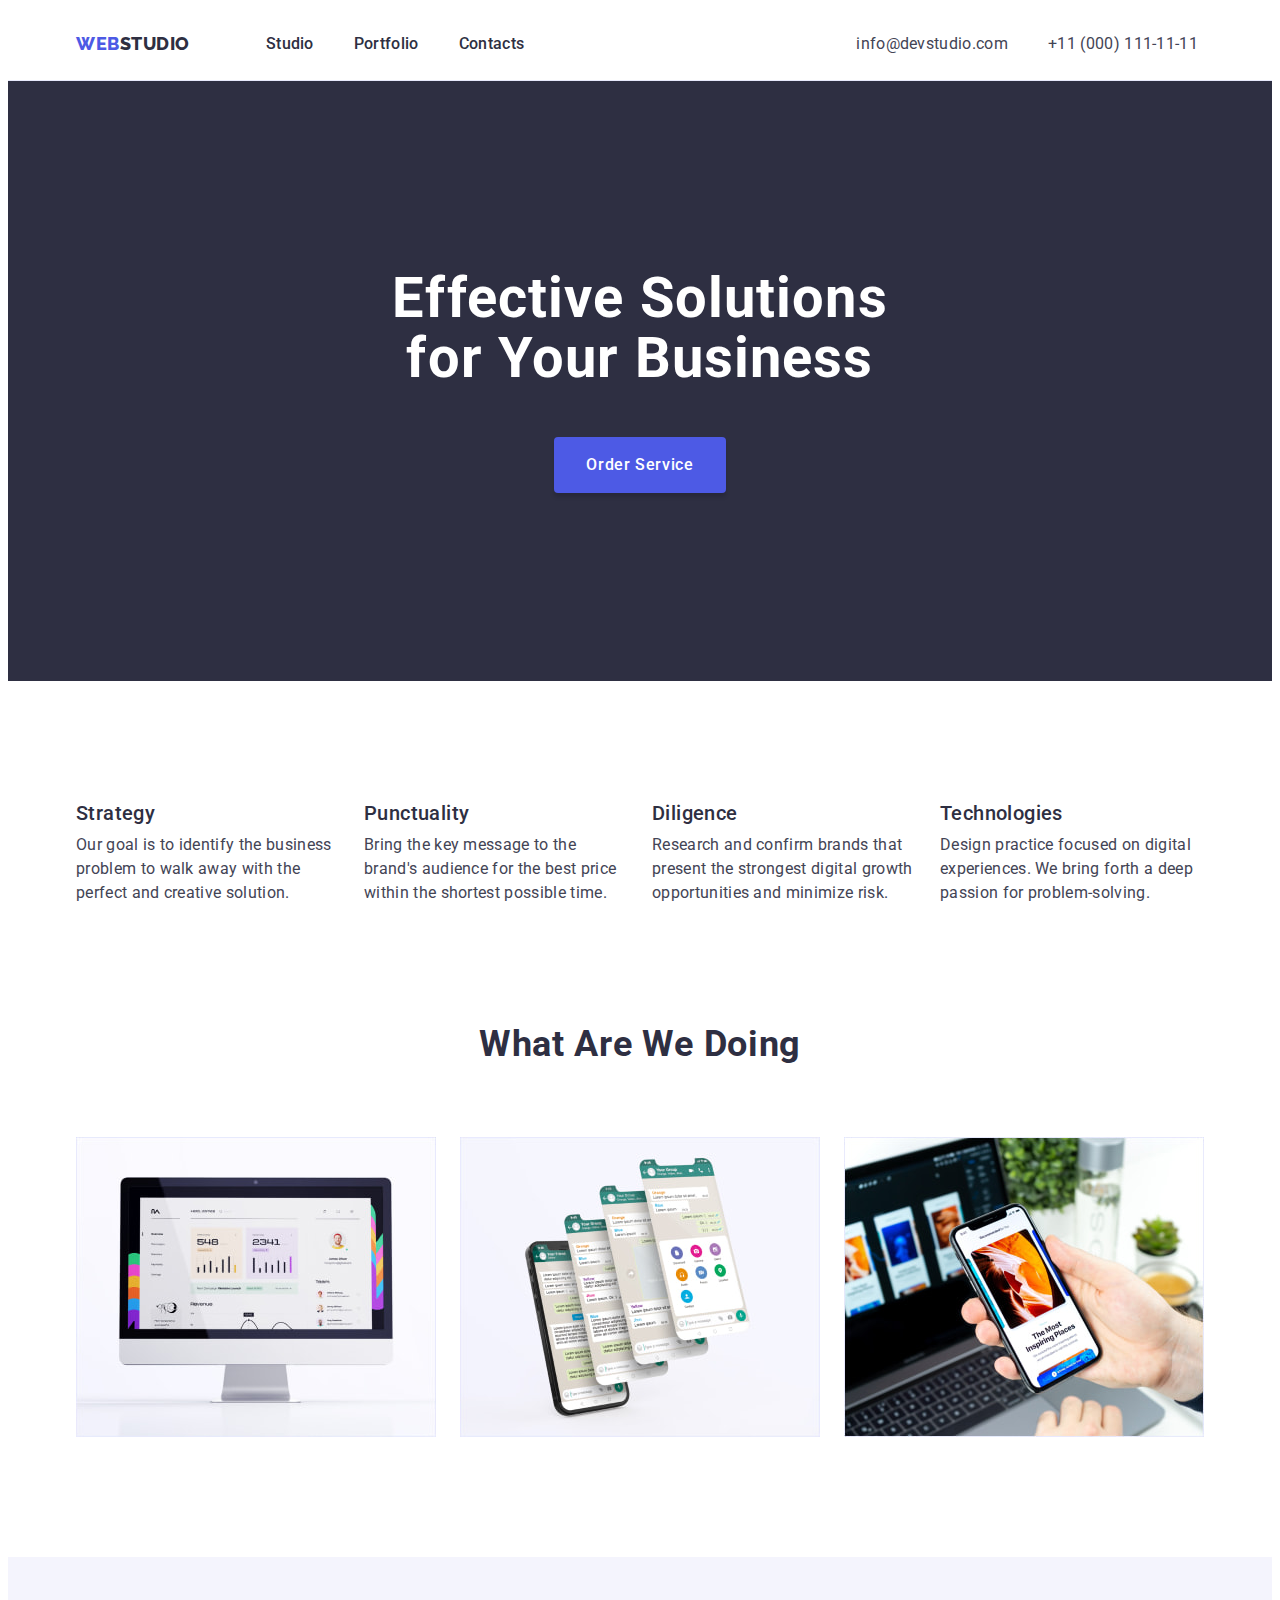
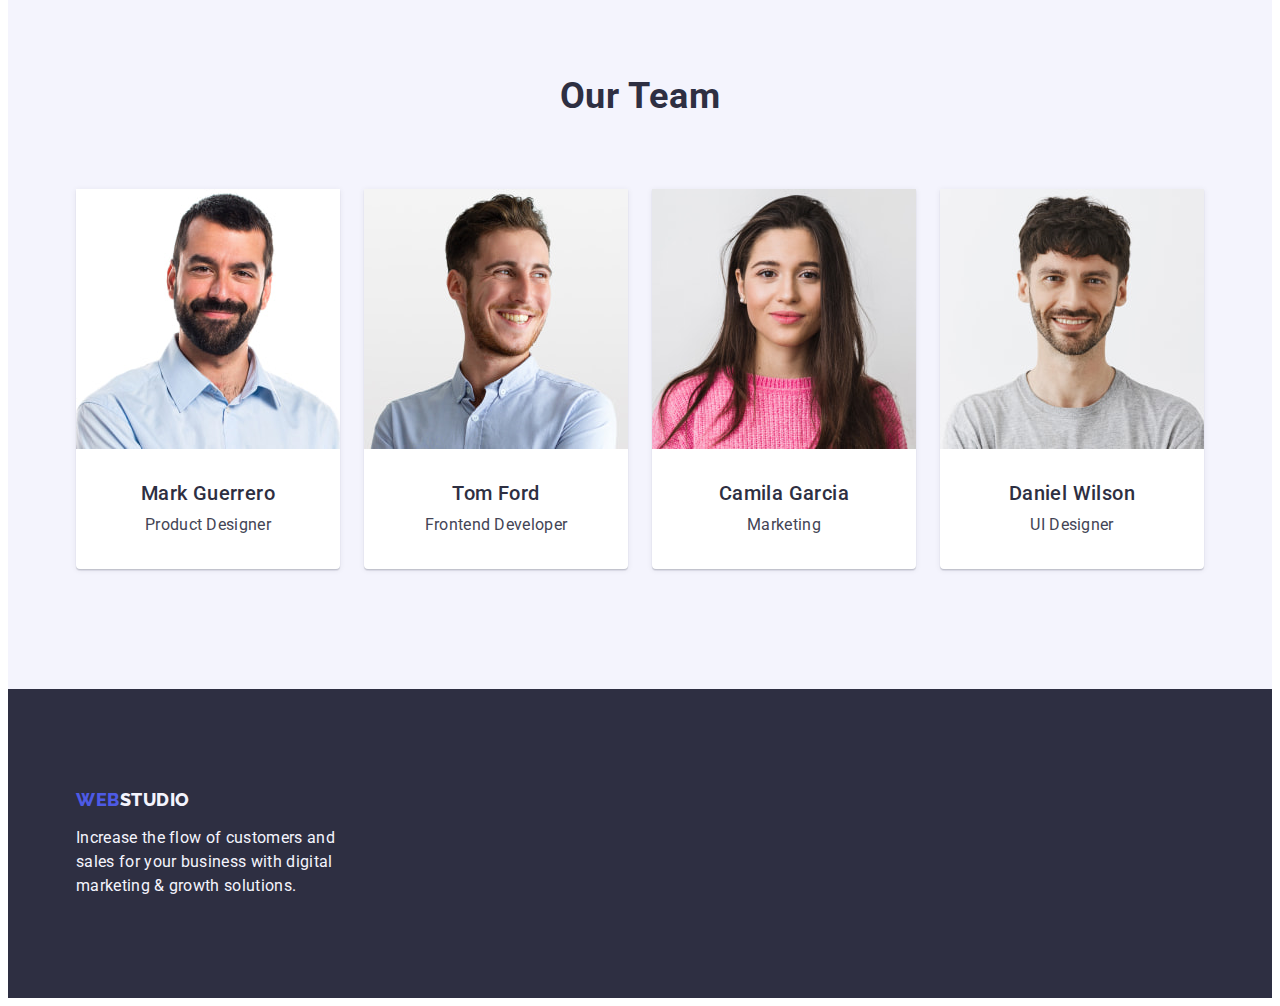
<file: index.html>
<!DOCTYPE html>
<html lang="en">
  <head>
    <meta charset="UTF-8" />
    <meta http-equiv="X-UA-Compatible" content="IE=edge" />
    <meta name="viewport" content="width=device-width, initial-scale=1.0" />
    <title>Document</title>
    <!--Styles Fonts-->
    <link rel="preconnect" href="https://fonts.googleapis.com" />
    <link rel="preconnect" href="https://fonts.gstatic.com" crossorigin />
    <link
      href="https://fonts.googleapis.com/css2?family=Raleway:wght@800&family=Roboto:wght@400;500;700;900&display=swap"
      rel="stylesheet"
    />
    <!-- Normolize -->
    <link rel="stylesheet" href="https://cdnjs.cloudflare.com/ajax/libs/modern-normalize/1.1.0/modern-normalize.min.css" integrity="sha512-wpPYUAdjBVSE4KJnH1VR1HeZfpl1ub8YT/NKx4PuQ5NmX2tKuGu6U/JRp5y+Y8XG2tV+wKQpNHVUX03MfMFn9Q==" crossorigin="anonymous" referrerpolicy="no-referrer" />
    <!--Styles proect-->
    <link rel="stylesheet" href="./css/styles.css" />
  </head>
  <body>
    <!--Header section-->
    <header class="header">
      <div class="header-container container">
        <nav class="header-nav">
          <a class="logo-link link" href="./index.html">Web<span class="web-logo">Studio</span></a>
          <ul class="header-nav-list list">
            <li class="header-nav-iteam">
              <a class="header-link link" href="./index.html">Studio</a></li
            >
            <li class="header-nav-iteam">
              <a class="header-link link" href="./portfolio.html">Portfolio</a></li
            >
            <li class="header-nav-iteam">
              <a class="header-link link" href="">Contacts</a></li>
          </ul>
        </nav>
        <address class="header-address">
          <ul class="header-add-list list">
            <li class="header-add-link">
              <a class="header-add-mail link" href="mailto:info@devstudio.com">info@devstudio.com</a></li
            >
            <li class="header-add-link">
              <a class="header-add-mail link" href="tel:+110001111111">+11 (000) 111-11-11</a></li
            >
          </ul>
        </address>
      </div>
    </header>
    <main>
      <!--Hero section-->
      <section class="hero-st">
        <div class="hero-container container">
          <h1 class="hero-title">Effective Solutions for Your Business</h1>
          <button type="button" class="hero-btn">Order Service</button>
        </div>
      </section>
      <!--About section-->
      <section class="about">
        <div class="abaut-container container">
          <h2 class="about-title" hidden>section2</h2>
          <ul class="about-list list">
            <li class="about-list-iteam">
              <h3 class="about-title-main">Strategy</h3>
              <p class="about-tx"
                >Our goal is to identify the business problem to walk away with the perfect and
                creative solution.</p
              >
            </li>
            <li class="about-list-iteam">
              <h3 class="about-title-main">Punctuality</h3>
              <p class="about-tx"
                >Bring the key message to the brand's audience for the best price within the shortest
                possible time.</p
              >
            </li>
            <li class="about-list-iteam">
              <h3 class="about-title-main">Diligence</h3>
              <p class="about-tx"
                >Research and confirm brands that present the strongest digital growth opportunities
                and minimize risk.</p
              >
            </li>
            <li class="about-list-iteam">
              <h3 class="about-title-main">Technologies</h3>
              <p class="about-tx"
                >Design practice focused on digital experiences. We bring forth a deep passion for
                problem-solving.</p
              >
            </li>
          </ul>
        </div>
      </section>
      <!--Portfolio-->
      <section class="portfolio">
        <div class="portfolio-container container">
          <h2 class="portfolio-title">What are we doing</h2>
          <ul class="portfolio-list list">
            <li class="portfolio-list-iteam">
              <img
                class="portfolio-img"
                src="./images/whatarewedoing/img1.jpg"
                alt="desctop"
                width="360"
                height="300"
              />
            </li>
            <li class="portfolio-list-iteam">
              <img
                class="portfolio-img"
                src="./images/whatarewedoing/img2.jpg"
                alt="application"
                width="360"
                height="300"
              />
            </li>
            <li class="portfolio-list-iteam">
              <img
                class="portfolio-img"
                src="./images/whatarewedoing/img3.jpg"
                alt="smartphone"
                width="360"
                height="300"
              />
            </li>
          </ul>
        </div>
      </section>
      <!--Our Team section-->
      <section class="team">
        <div class="team-container container">
          <h2 class="team-title">Our Team</h2>
          <ul class="team-list list">
            <li class="team-list-iteam">
              <img
                class="team-img"
                src="./images/team/img1.jpg"
                alt="Product-Designer"
                width="264"
                height="260"
              />
              <div class="card-content">
                <h3 class="team-name">Mark Guerrero</h3>
                <p class="team-tx">Product Designer</p>
              </div>
            </li>
            <li class="team-list-iteam">
              <img
                class="team-img"
                src="./images/team/img2.jpg"
                alt="Frontend-Developer"
                width="264"
                height="260"
              />
              <div class="card-content">
                <h3 class="team-name">Tom Ford</h3>
                <p class="team-tx">Frontend Developer</p>
              </div>
            </li>
            <li class="team-list-iteam">
              <img
                class="team-img"
                src="./images/team/img3.jpg"
                alt="Marketing"
                width="264"
                height="260"
              />
              <div class="card-content">
                <h3 class="team-name">Camila Garcia</h3>
                <p class="team-tx">Marketing</p>
              </div>
            </li>
            <li class="team-list-iteam">
              <img
                class="team-img"
                src="./images/team/img4.jpg"
                alt="UI-Designer"
                width="264"
                height="260"
              />
              <div class="card-content">
                <h3 class="team-name">Daniel Wilson</h3>
                <p class="team-tx">UI Designer</p>
              </div>
            </li>
          </ul>
        </div>
      </section>
    </main>
    <!--Footer section-->
    <footer class="footer">
      <div class="footer-container container">
        <a class="logo-link-footer link " href="./index.html">Web<span class="footer-logo">Studio</span></a>
        <p class="footer-tx"
          >Increase the flow of customers and sales for your business with digital marketing & growth solutions.</p
        >
      </div>
    </footer>
  </body>
</html>
</file>
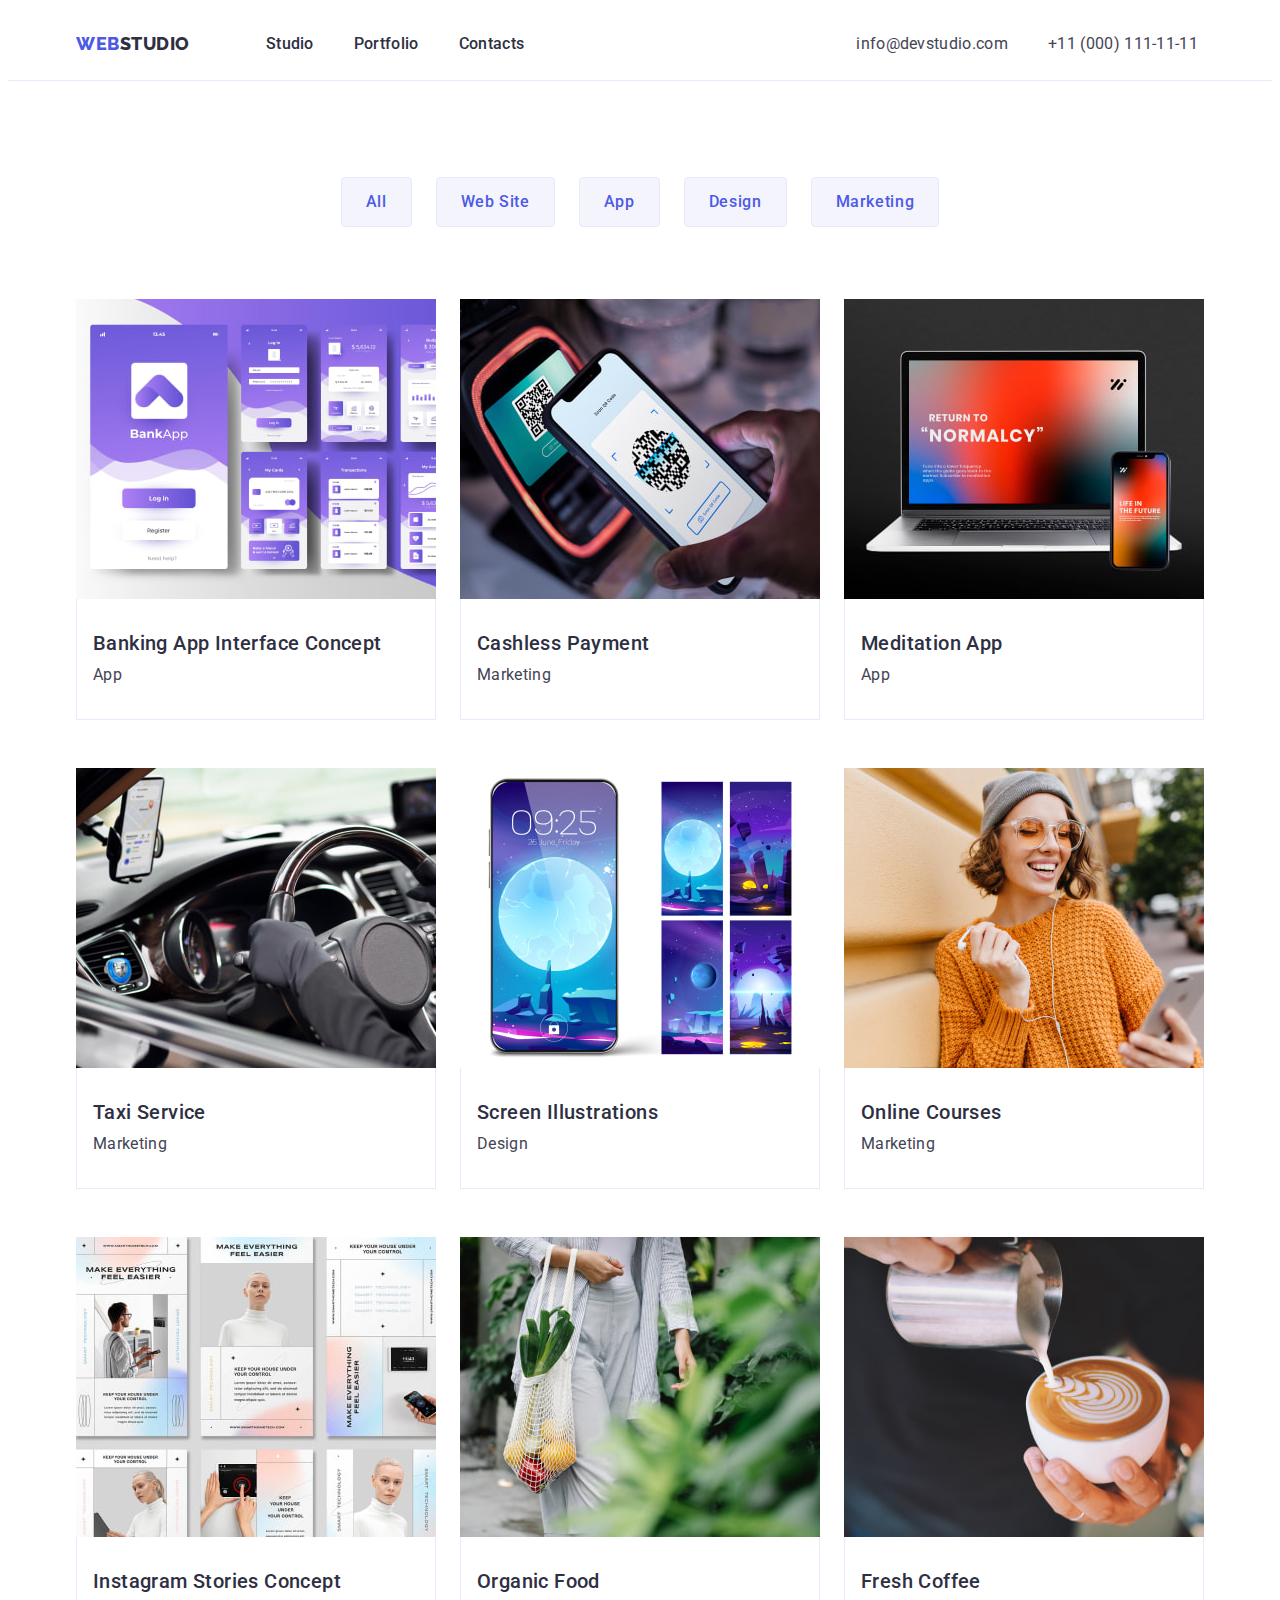
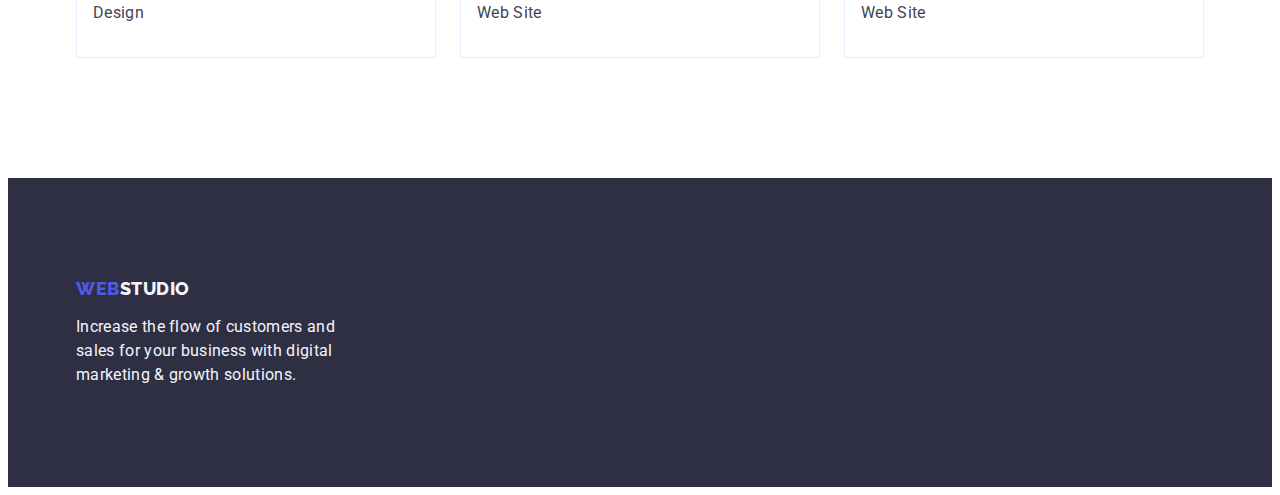
<file: portfolio.html>
<!DOCTYPE html>
<html lang="en">
  <head>
    <meta charset="UTF-8" />
    <meta http-equiv="X-UA-Compatible" content="IE=edge" />
    <meta name="viewport" content="width=device-width, initial-scale=1.0" />
    <title>Document</title>
    <!--Styles Fonts-->
    <link rel="preconnect" href="https://fonts.googleapis.com" />
    <link rel="preconnect" href="https://fonts.gstatic.com" crossorigin />
    <link
      href="https://fonts.googleapis.com/css2?family=Raleway:wght@800&family=Roboto:wght@400;500;700;900&display=swap"
      rel="stylesheet"
    />
    <!-- Normolize -->
    <link rel="stylesheet" href="https://cdnjs.cloudflare.com/ajax/libs/modern-normalize/1.1.0/modern-normalize.min.css" integrity="sha512-wpPYUAdjBVSE4KJnH1VR1HeZfpl1ub8YT/NKx4PuQ5NmX2tKuGu6U/JRp5y+Y8XG2tV+wKQpNHVUX03MfMFn9Q==" crossorigin="anonymous" referrerpolicy="no-referrer" />
    <!--Styles proect-->
    <link rel="stylesheet" href="./css/styles.css" />
  </head>
  <body>
    <!--Header section-->
    <header class="header">
      <div class="header-container container">
        <nav class="header-nav">
          <a class="logo-link link" href="./index.html">Web<span class="web-logo">Studio</span></a>
          <ul class="header-nav-list list">
            <li class="header-nav-iteam">
              <a class="header-link link" href="./index.html">Studio</a>
            </li>
            <li class="header-nav-iteam">
              <a class="header-link link" href="./portfolio.html">Portfolio</a>
            </li>
            <li class="header-nav-iteam">
              <a class="header-link link" href="">Contacts</a>
            </li>
          </ul>
        </nav>
        <address class="header-address">
          <ul class="header-add-list list">
            <li class="header-add-link">
              <a class="header-add-mail link" href="mailto:info@devstudio.com">info@devstudio.com</a>
            </li>
            <li class="header-add-link">
              <a class="header-add-mail link" href="tel:+110001111111">+11 (000) 111-11-11</a>
            </li>
          </ul>
        </address>
      </div>
    </header>
    <!--Main section-->
    <main>
      <section class="filter-st">
        <div class="filter-container container">
          <h1 class="filter-title" hidden>Filter button</h1>
          <ul class="bt-list list">
            <li class="filter-bt-iteam link">
              <button type="button" class="filter-bt">All</button>
            </li>
            <li class="filter-bt-iteam link">
              <button type="button" class="filter-bt">Web Site</button>
            </li>
            <li class="filter-bt-iteam link">
              <button type="button" class="filter-bt">App</button>
            </li>
            <li class="filter-bt-iteam link">
              <button type="button" class="filter-bt">Design</button>
            </li>
            <li class="filter-bt-iteam link">
              <button type="button" class="filter-bt">Marketing</button>
            </li>
          </ul>
          <ul class="portf-list list">
            <li class="portf-list-iteam">
              <a class="portf-iteam link" href="">
                <img
                class="portfolio-img"
                src="./images/portfolio/img1.jpg"
                alt="Banking app"
                width="360"
                height="300"
                />
                <div class="portfolio-card-tx">
                  <h2 class="portfolio-title-two">Banking App Interface Concept</h2>
                  <p class="portfolio-tx-two">App</p>
                </div>
              </a>
            </li>
            <li class="portf-list-iteam">
              <a class="portf-iteam link" href="">
                <img
                class="portfolio-img"
                src="./images/portfolio/img2.jpg"
                alt="Payment"
                width="360"
                height="300"
                />
                <div class="portfolio-card-tx">
                  <h2 class="portfolio-title-two">Cashless Payment</h2>
                  <p class="portfolio-tx-two">Marketing</p>
                </div>
              </a>
            </li>
            <li class="portf-list-iteam">
              <a class="portf-iteam link" href="">
                <img
                class="portfolio-img"
                src="./images/portfolio/img3.jpg"
                alt="Meditation app"
                width="360"
                height="300"
                />
                <div class="portfolio-card-tx">
                  <h2 class="portfolio-title-two">Meditation App</h2>
                  <p class="portfolio-tx-two">App</p>
                </div>
              </a>
            </li>
            <li class="portf-list-iteam">
              <a class="portf-iteam link" href="">
                <img
                class="portfolio-img"
                src="./images/portfolio/img4.jpg"
                alt="Taxi Service"
                width="360"
                height="300"
                />
                <div class="portfolio-card-tx">
                  <h2 class="portfolio-title-two">Taxi Service</h2>
                  <p class="portfolio-tx-two">Marketing</p>
                </div>
              </a>
            </li>
            <li class="portf-list-iteam">
              <a class="portf-iteam link" href="">
                <img
                class="portfolio-img"
                src="./images/portfolio/img5.jpg"
                alt="Illustrations"
                width="360"
                height="300"
                />
                <div class="portfolio-card-tx">
                  <h2 class="portfolio-title-two">Screen Illustrations</h2>
                  <p class="portfolio-tx-two">Design</p>
                </div>
              </a>
            </li>
            <li class="portf-list-iteam">
              <a class="portf-iteam link" href="">
                <img
                class="portfolio-img"
                src="./images/portfolio/img6.jpg"
                alt="Online Courses"
                width="360"
                height="300"
                />
                <div class="portfolio-card-tx">
                  <h2 class="portfolio-title-two">Online Courses</h2>
                  <p class="portfolio-tx-two">Marketing</p>
                </div>
              </a>
            </li>
            <li class="portf-list-iteam">
              <a class="portf-iteam link" href="">
                <img
                class="portfolio-img"
                src="./images/portfolio/img7.jpg"
                alt="Instagram Stories"
                width="360"
                height="300"
                />
                <div class="portfolio-card-tx">
                  <h2 class="portfolio-title-two">Instagram Stories Concept</h2>
                  <p class="portfolio-tx-two">Design</p>
                </div>
              </a>
            </li>
            <li class="portf-list-iteam">
              <a class="portf-iteam link" href="">
                <img
                class="portfolio-img"
                src="./images/portfolio/img8.jpg"
                alt="Organic Food"
                width="360"
                height="300"
                />
                <div class="portfolio-card-tx">
                  <h2 class="portfolio-title-two">Organic Food</h2>
                  <p class="portfolio-tx-two">Web Site</p>
                </div>
              </a>
            </li>
            <li class="portf-list-iteam">
              <a class="portf-iteam link" href="">
                <img
                class=""
                src="./images/portfolio/img9.jpg"
                alt="Coffee"
                width="360"
                height="300"
                />
                <div class="portfolio-card-tx">
                  <h2 class="portfolio-title-two">Fresh Coffee</h2>
                  <p class="portfolio-tx-two">Web Site</p>
                </div>
              </a>
            </li>
          </ul>
        </div>
      </section>
    </main>
    <!--Footer section-->
    <footer class="footer">
      <div class="footer-container container">
        <a class="logo-link-footer link" href="./index.html">Web<span class="footer-logo">Studio</span></a>
        <p class="footer-tx"
          >Increase the flow of customers and sales for your business with digital marketing & growth
          solutions.</p
        >
      </div>
    </footer>
  </body>
</html>
</file>
<file: css/styles.css>
:root {
    /* Color */
    --main-txt-cl: #434455;
    --background-cl: #FFFFFF;
    --link-cl: #2E2F42;
    --color-cloud: #f4f4fd;
    --logo-cl: #4D5AE5;
    --activ-cl: #404bbf;
    --hero-cl: #FFFFFF;
    /* Fonts */
    --main-ft: Roboto, sans-serif;
    --second-ft: Raleway, sans-serif;
}

/**
  |============================
  | Base style
  |============================
*/

html {
    box-sizing: border-box;
}

*,
*::before,
*::after {
  box-sizing: inherit;
}

body {
    font-family: var(--main-ft);
    font-size: 16px;
    line-height: 1.5;
    letter-spacing: 0.2em;
    color: var(--main-txt-cl);
    background-color: var(--background-cl);
}

/* reset start */

h1,h2,h3,h4,h5,h6,p {
    margin: 0;
}

img {
    display: block;
}

.link {
    text-decoration: none;
}
.list {
    list-style: none;
    padding: 0;
    margin: 0;
}
button {
    cursor: pointer;
}

.container {
    width: 1158px;
    padding-left: 15px;
    padding-right: 15px;
    margin: 0 auto;
}
/**
  |============================
  | Header
  |============================
*/

.header {
    background-color: #FFFFFF;
    border-bottom: 1px solid #e7e9fc;
}
.logo-link {
    font-family: var(--second-ft);
    font-style: normal;
    font-weight: 800;
    font-size: 18px;
    line-height: 1.17;
    align-items: center;
    letter-spacing: 0.03em;
    text-transform: uppercase;
    color: var(--logo-cl);
    margin-right: 76px;
}

.web-logo {
    font-family: var(--second-ft);
    font-style: normal;
    font-weight: 800;
    font-size: 18px;
    line-height: 1.17;
    align-items: center;
    letter-spacing: 0.03em;
    text-transform: uppercase;
    color: var(--link-cl);
}

.header-nav {
    display: flex;
    align-items: center;
}

.header-nav-list {
    display: flex;
    align-items: center;
    margin-right: 332px;
}

.header-link {
    font-family: var(--main-ft);
    font-style: normal;
    font-weight: 500;
    font-size: 16px;
    line-height: 1.5;
    letter-spacing: 0.02em;
    color: var(--link-cl);
    display: flex;
    padding-top: 24px;
    padding-bottom: 24px;
}

.header-address {
    font-style: normal;
}

.header-link:hover,
.header-link:focus {
    color: var(--activ-cl);
}

.header-add-mail {
    font-style: normal;
    font-weight: 400;
    font-size: 16px;
    letter-spacing: 0.02em;
    line-height: 1.5;
    color: var(--main-txt-cl);
}

.header-add-mail:hover,
.header-add-mail:focus {
    color: var(--activ-cl);
}

.header-container {
    display: flex;
    align-items: center;
}

.header-add-list {
    display: flex;
    margin: 0px;
    padding: 0px;
}

.header-nav-list .header-nav-iteam:not(:last-child) {
    margin-right: 40px;
}
.header-add-list .header-add-link:not(:last-child) {
    margin-right: 40px;
  }
/**
  |============================
  | Hero
  |============================
*/

.hero-st {
    background-color: var(--link-cl);
    height: 600px;
    margin: 0px;
    padding-top: 188px;
    padding-bottom: 188px;
}

.hero-title {
    font-size: 56px;
    line-height: 1.07;
    text-align: center;
    letter-spacing: 0.02em;
    color: var(--hero-cl);

    max-width: 496px;
    margin-top: 0px;
    margin-right: auto;
    margin-bottom: 48px;
    margin-left: auto;
}

.hero-btn {
    background-color: var(--logo-cl);
    font-family: var(--main-ft);
    font-weight: 500;
    font-size: 16px;
    line-height: 1.5;
    letter-spacing: 0.04em;
    color: var(--hero-cl);
    cursor: pointer;

    display: block;
    min-width: 169px;
    padding: 16px 32px;
    box-shadow: 0px 4px 4px rgba(0, 0, 0, 0.15);
    border-radius: 4px;
    border: none;
    margin-right: auto;
    margin-left: auto;
}

.hero-btn:hover,
.hero-btn:focus {
    color: var(--hero-cl);
    background-color: var(--activ-cl);
}

/**
  |============================
  | About
  |============================
*/

.about {
    padding-top: 120px;
    padding-bottom: 120px;
}
.about-list {
    display: flex;
    margin-top: 0px;
    margin-bottom: 0px;
    padding: 0px;
}
.about-list-iteam {
    width: 264px;
}
.about-list-iteam:not(:last-child) {
    margin-right: 24px;
}
.about-title-main {
    font-weight: 500;
    font-size: 20px;
    line-height: 1.2;
    letter-spacing: 0.02em;
    color: var(--link-cl);
    margin-bottom: 8px
}

.about-tx {
    line-height: 1.5;
    letter-spacing: 0.02em;
}

/**
  |============================
  | Portfolio
  |============================
*/

.portfolio {
    padding-bottom: 120px;
}

.portfolio-list {
    display: flex;
}

.portfolio-title {
    font-size: 36px;
    line-height: 1.11;
    text-align: center;
    letter-spacing: 0.02em;
    color: var(--link-cl);
    text-transform: capitalize;

    margin-right: auto;
    margin-bottom: 72px;
    margin-left: auto;
}

.portfolio-list .portfolio-list-iteam:not(:last-child) {
    margin-right: 24px;
  }

/**
  |============================
  | Team
  |============================
*/

.team {
    background-color: var(--color-cloud);
    padding-top: 120px;
    padding-bottom: 120px;
}

.team-list {
    display: flex;
}
.team-title {
    font-size: 36px;
    line-height: 1.11;
    text-align: center;
    letter-spacing: 0.02em;
    text-transform: capitalize;
    color: var(--link-cl);
    margin-right: auto;
    margin-bottom: 72px;
    margin-left: auto;
}

.team-list-iteam {
    background-color: var(--background-cl);
    width: 264px;
    box-shadow: 0px 1px 6px rgba(46, 47, 66, 0.08), 0px 1px 1px rgba(46, 47, 66, 0.16), 0px 2px 1px rgba(46, 47, 66, 0.08);
    border-radius: 0px 0px 4px 4px;
}

.team-list .team-list-iteam:not(:last-child) {
    margin-right: 24px;
  }

.team-name {
    font-size: 20px;
    line-height: 1.2;
    font-weight: 500;
    text-align:center;
    letter-spacing: 0.02em;
    color: var(--link-cl);
    margin-bottom: 8px;
}

.team-tx {
    letter-spacing: 0.02em;
    line-height: 1.5;
    text-align: center;
}

.card-content {
    flex-direction: column;
    justify-content: center;
    align-items: center;
    padding: 32px 16px;
    gap: 8px;
}
/**
  |============================
  | Footer
  |============================
*/
.logo-link-footer {
    font-family: var(--second-ft);
    font-style: normal;
    font-weight: 800;
    font-size: 18px;
    line-height: 1.17;
    align-items: center;
    letter-spacing: 0.03em;
    text-transform: uppercase;
    color: var(--logo-cl);
    
    margin-bottom: 16px;
    display: inline-block;
}

.footer {
    background-color: var(--link-cl);
    color: var(--color-cloud);
    padding-top: 100px;
    padding-bottom: 100px;
}
.footer-logo {
    color: var(--color-cloud);
}

.footer-tx {
    font-weight: 400;
    letter-spacing: 0.02em;
    width: 264px;
}

/**
  |============================
  | Portfolio second page
  |============================
*/

/* Filter section */

.filter-st {
    padding-top: 96px;
    padding-bottom: 120px;
}

.bt-list {
    display: flex;
    justify-content: center;
    margin-bottom: 72px;
}

.bt-list .filter-bt-iteam:not(:last-child) {
    margin-right: 24px;
}
.filter-bt {
    font-family: var(--main-ft);
    font-weight: 500;
    font-size: 16px;
    line-height: 1.5;
    text-align: center;
    letter-spacing: 0.04em;
    color: var(--logo-cl);
    background-color: var(--color-cloud);
    cursor: pointer;

    border: 1px solid #E7E9FC;
    border-radius: 4px;
    padding: 12px 24px;
}

.filter-bt:hover,
.filter-bt:focus {
    color: var(--background-cl);
    background-color: var(--activ-cl);
    border: 1px solid transparent;
}

/* Portfoilio section */

.portfolio-title-two {
    font-weight: 500;
    font-size: 20px;
    line-height: 1.2;
    letter-spacing: 0.02em;
    color: var(--link-cl);
    margin-bottom: 8px;
}

.portfolio-tx-two {
    color: var(--main-txt-cl);
    line-height: 1.5;
    letter-spacing: 0.02em;
    margin-bottom: 0px;
}
.portf-list .portf-iteam {
    text-decoration: none;
    list-style: none;
}
.portf-list {
    display: flex;
    flex-wrap: wrap;
}
.portf-list-iteam {
    margin-right: 24px;
    margin-bottom: 48px;
}
.portf-list-iteam:nth-child(3n) {
    margin-right: 0px;
}
.portf-list-iteam:nth-last-child(-n + 3) {
    margin-bottom: 0px;
}
.portfolio-card-tx {
    padding: 32px 16px;
    border: 1px solid #e7e9fc;
    border-top: none;
}
</file>
